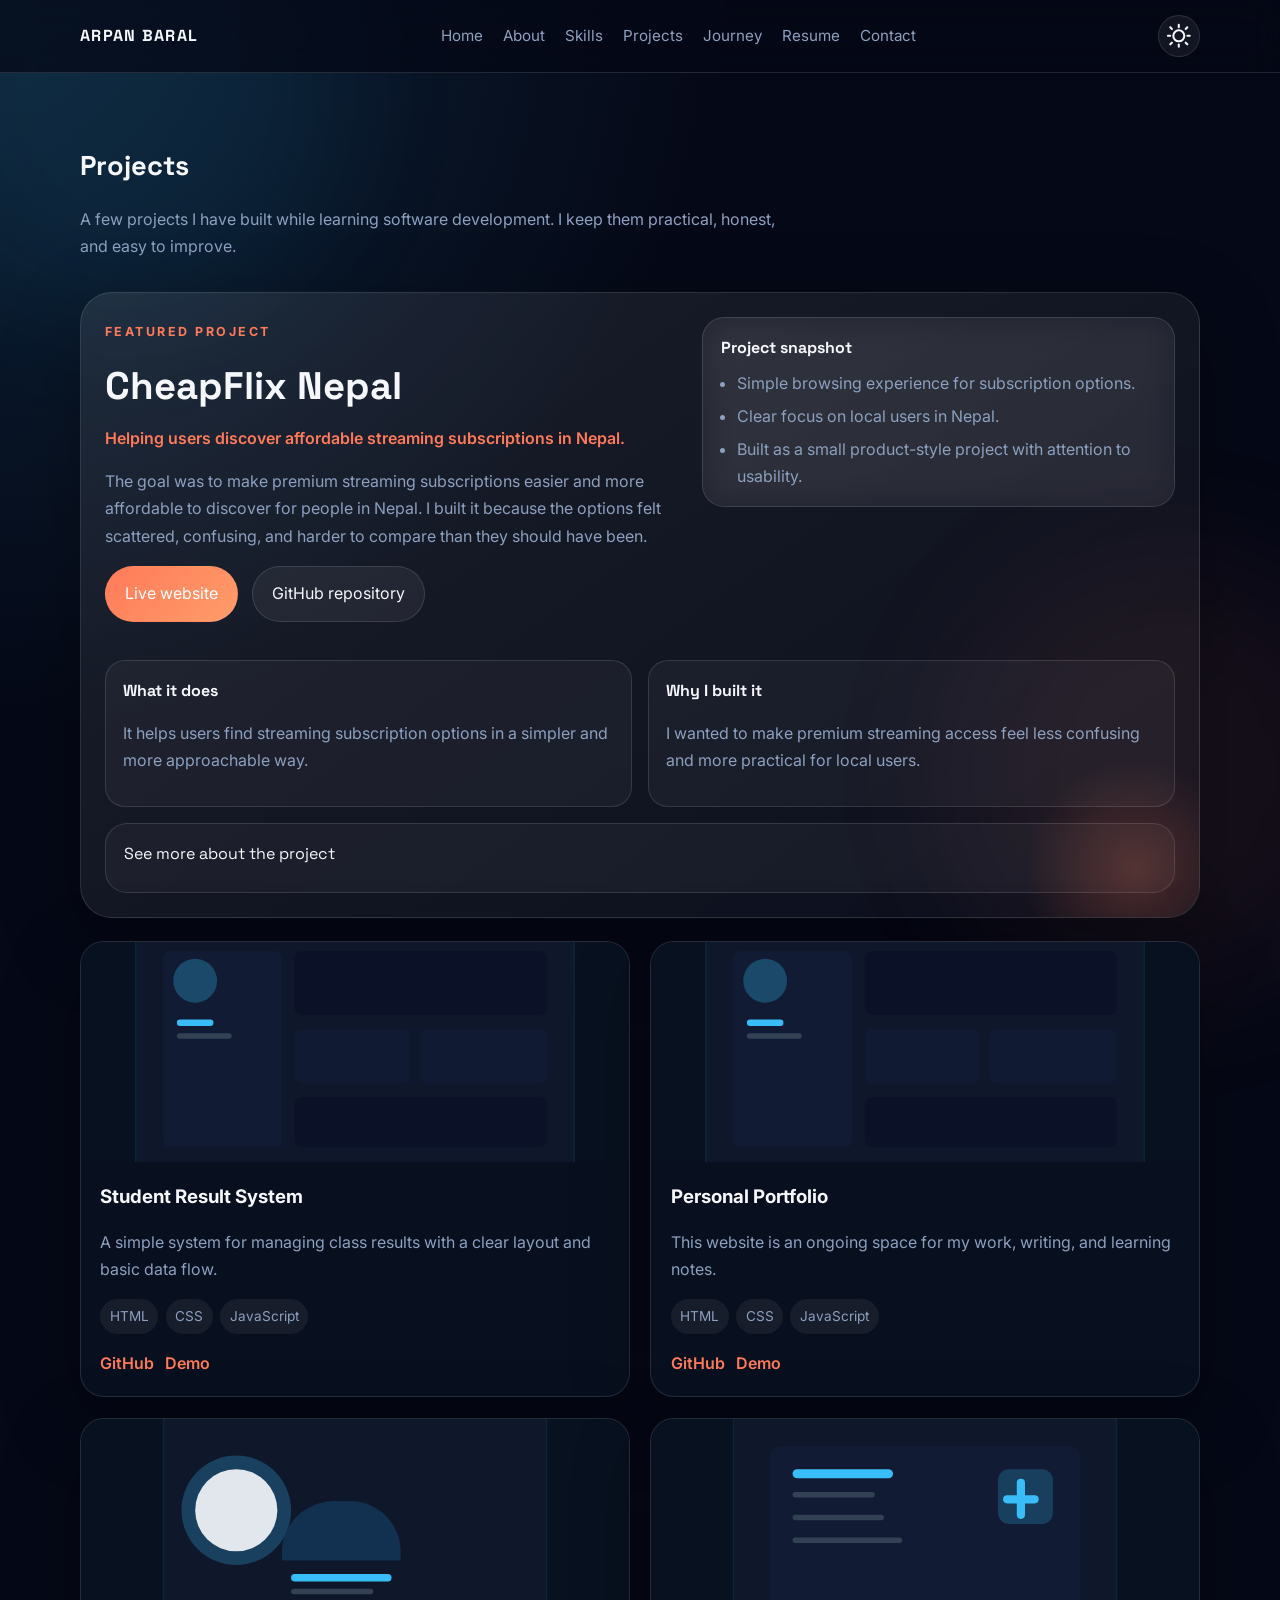
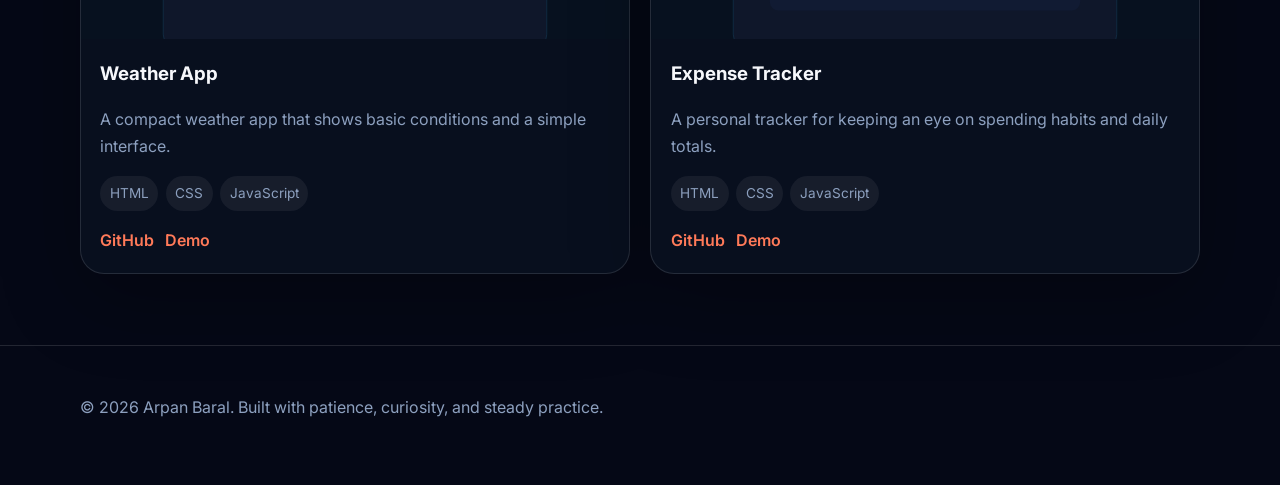
<file: projects.html>
<!DOCTYPE html>
<html lang="en" data-theme="dark">
  <head>
    <meta charset="utf-8" />
    <meta name="viewport" content="width=device-width, initial-scale=1" />
    <meta name="description" content="Projects by Arpan Baral, including CheapFlix Nepal and other growing web development work." />
    <meta name="theme-color" content="#050816" />
    <title>Projects | Arpan Baral</title>
    <link rel="preconnect" href="https://fonts.googleapis.com" />
    <link rel="preconnect" href="https://fonts.gstatic.com" crossorigin />
    <link href="https://fonts.googleapis.com/css2?family=Inter:wght@400;500;600;700;800&family=Space+Grotesk:wght@500;700&display=swap" rel="stylesheet" />
    <link rel="stylesheet" href="assets/css/fontawesome-all.min.css" />
    <link rel="stylesheet" href="assets/css/portfolio.css" />
  </head>
  <body>
    <a class="skip-link" href="#main">Skip to content</a>
    <div class="scroll-progress" aria-hidden="true"></div>

    <header class="site-header">
      <div class="container nav-shell">
        <a class="brand" href="index.html">Arpan Baral</a>
        <nav class="site-nav" id="site-nav" aria-label="Primary navigation">
          <a href="index.html#top">Home</a>
          <a href="index.html#about">About</a>
          <a href="index.html#skills">Skills</a>
          <a href="projects.html">Projects</a>
          <a href="index.html#journey">Journey</a>
          <a href="assets/files/resume.txt" download="Arpan-Baral-Resume.txt">Resume</a>
          <a href="index.html#contact">Contact</a>
        </nav>
        <div class="header-actions">
          <button class="theme-toggle" id="theme-toggle" type="button" aria-label="Switch theme">
            <i class="fa-solid fa-moon"></i>
          </button>
          <button class="nav-toggle" id="nav-toggle" type="button" aria-expanded="false" aria-controls="site-nav" aria-label="Toggle navigation">
            <i class="fa-solid fa-bars"></i>
          </button>
        </div>
      </div>
    </header>

    <main id="main">
      <section class="section">
        <div class="container">
          <h1 class="section-title reveal">Projects</h1>
          <p class="section-intro reveal">A few projects I have built while learning software development. I keep them practical, honest, and easy to improve.</p>

          <article class="project-showcase reveal" id="cheapflix-project" aria-labelledby="cheapflix-title">
            <div class="showcase-hero">
              <div class="showcase-copy">
                <span class="showcase-kicker">Featured project</span>
                <h2 class="showcase-title" id="cheapflix-title">CheapFlix Nepal</h2>
                <p class="showcase-tagline">Helping users discover affordable streaming subscriptions in Nepal.</p>
                <p class="showcase-summary">The goal was to make premium streaming subscriptions easier and more affordable to discover for people in Nepal. I built it because the options felt scattered, confusing, and harder to compare than they should have been.</p>
                <div class="hero-actions">
                  <a class="button primary" href="https://cheapflixnepal.live/" target="_blank" rel="noreferrer">Live website</a>
                  <a class="button secondary" href="https://github.com/arpan085/CheapFlixNepaloriginal" target="_blank" rel="noreferrer">GitHub repository</a>
                </div>
              </div>
              <div class="showcase-panel">
                <h4>Project snapshot</h4>
                <ul>
                  <li>Simple browsing experience for subscription options.</li>
                  <li>Clear focus on local users in Nepal.</li>
                  <li>Built as a small product-style project with attention to usability.</li>
                </ul>
              </div>
            </div>

            <div class="showcase-grid compact-grid">
              <div class="showcase-card">
                <h4>What it does</h4>
                <p>It helps users find streaming subscription options in a simpler and more approachable way.</p>
              </div>
              <div class="showcase-card">
                <h4>Why I built it</h4>
                <p>I wanted to make premium streaming access feel less confusing and more practical for local users.</p>
              </div>
            </div>

            <details class="case-study" id="cheapflix-case-study">
              <summary>See more about the project</summary>
              <div class="case-study-body">
                <p>The main goal was to make premium streaming subscriptions easier and more affordable to discover for users in Nepal.</p>
                <p>I built it because the options were scattered and hard to compare, especially for people who wanted something simple and trustworthy.</p>
                <p>Along the way, I worked on the layout, user flow, and responsive design so the site would feel clear on both mobile and desktop.</p>
                <p>I also learned that good frontend work is often about making fewer choices feel clearer rather than adding more features.</p>
              </div>
            </details>
          </article>

          <div class="project-grid" id="projects-grid"></div>
        </div>
      </section>
    </main>

    <footer class="footer">
      <div class="container">
        <p>© <span id="year"></span> Arpan Baral. Built with patience, curiosity, and steady practice.</p>
      </div>
    </footer>

    <script src="assets/js/content.js"></script>
    <script src="assets/js/portfolio.js"></script>
  </body>
</html>
</file>
<file: assets/css/portfolio.css>
:root {
  color-scheme: dark;
  --bg: #050816;
  --bg-elevated: rgba(10, 18, 34, 0.78);
  --surface: rgba(255, 255, 255, 0.06);
  --surface-strong: rgba(255, 255, 255, 0.1);
  --text: #f6f7fb;
  --muted: #8da0bf;
  --accent: #ff7a59;
  --accent-strong: #ff9d6a;
  --border: rgba(255, 255, 255, 0.12);
  --shadow: 0 24px 80px rgba(0, 0, 0, 0.28);
  --radius: 24px;
  --max-width: 1120px;
}

:root[data-theme='light'] {
  color-scheme: light;
  --bg: #f4f7fb;
  --bg-elevated: rgba(255, 255, 255, 0.9);
  --surface: rgba(6, 20, 48, 0.05);
  --surface-strong: rgba(6, 20, 48, 0.08);
  --text: #07111f;
  --muted: #4c5b74;
  --accent: #d9653d;
  --accent-strong: #f28d62;
  --border: rgba(7, 17, 31, 0.12);
  --shadow: 0 20px 70px rgba(217, 101, 61, 0.16);
}

* { box-sizing: border-box; }
html { scroll-behavior: smooth; }
body {
  margin: 0;
  font-family: 'Inter', system-ui, -apple-system, BlinkMacSystemFont, 'Segoe UI', sans-serif;
  background: radial-gradient(circle at top left, rgba(56, 189, 248, 0.16), transparent 30%), var(--bg);
  color: var(--text);
  line-height: 1.7;
  -webkit-font-smoothing: antialiased;
  overflow-x: hidden;
  position: relative;
}
body::before,
body::after {
  content: '';
  position: fixed;
  width: 28rem;
  height: 28rem;
  border-radius: 50%;
  filter: blur(70px);
  opacity: 0.35;
  pointer-events: none;
  z-index: 0;
  animation: driftOrb 16s ease-in-out infinite alternate;
}
body::before {
  top: -8rem;
  left: -6rem;
  background: rgba(56, 189, 248, 0.18);
}
body::after {
  right: -7rem;
  bottom: -6rem;
  background: rgba(255, 122, 89, 0.2);
  animation-duration: 18s;
}
a { color: inherit; text-decoration: none; }
img { display: block; max-width: 100%; }
button, input, textarea { font: inherit; }

.cursor-glow {
  position: fixed;
  left: 0;
  top: 0;
  width: 320px;
  height: 320px;
  border-radius: 50%;
  pointer-events: none;
  z-index: 0;
  background: radial-gradient(circle, rgba(255, 122, 89, 0.22) 0%, rgba(56, 189, 248, 0.14) 35%, transparent 72%);
  filter: blur(24px);
  opacity: 0;
  transform: translate(-50%, -50%);
  transition: opacity 180ms ease, transform 220ms ease;
}
.cursor-glow.is-visible { opacity: 1; }
.cursor-glow.is-pressing { transform: translate(-50%, -50%) scale(0.92); }

.skip-link {
  position: absolute;
  left: -999px;
  top: 0;
  background: var(--accent);
  color: white;
  padding: 0.8rem 1rem;
  z-index: 1000;
}
.skip-link:focus { left: 1rem; top: 1rem; }

.container {
  width: min(var(--max-width), calc(100% - 2rem));
  margin: 0 auto;
}
.section {
  padding: 4.4rem 0;
  position: relative;
}
header, main, footer {
  position: relative;
  z-index: 1;
}
.section-title {
  font-family: 'Space Grotesk', sans-serif;
  font-size: clamp(1.7rem, 2vw, 2.3rem);
  margin: 0 0 0.75rem;
}
.section-intro {
  color: var(--muted);
  max-width: 700px;
  margin-bottom: 2rem;
}

.site-header {
  position: sticky;
  top: 0;
  z-index: 50;
  backdrop-filter: blur(16px);
  background: rgba(5, 8, 22, 0.72);
  border-bottom: 1px solid var(--border);
}
:root[data-theme='light'] .site-header { background: rgba(245, 248, 255, 0.8); }
.nav-shell {
  display: flex;
  align-items: center;
  justify-content: space-between;
  min-height: 72px;
  gap: 1rem;
}
.brand {
  font-family: 'Space Grotesk', sans-serif;
  font-weight: 700;
  letter-spacing: 0.08em;
  text-transform: uppercase;
  color: var(--text);
}
.site-nav {
  display: flex;
  align-items: center;
  gap: 1.25rem;
}
.site-nav a {
  color: var(--muted);
  font-size: 0.95rem;
  transition: color 200ms ease;
}
.site-nav a:hover,
.site-nav a:focus-visible {
  color: var(--text);
}
.header-actions { display: flex; align-items: center; gap: 0.75rem; }
.icon-button,
.theme-toggle,
.nav-toggle {
  display: inline-flex;
  align-items: center;
  justify-content: center;
  width: 2.6rem;
  height: 2.6rem;
  border-radius: 999px;
  border: 1px solid var(--border);
  background: var(--surface);
  color: var(--text);
  cursor: pointer;
}
.icon-button:hover,
.theme-toggle:hover,
.nav-toggle:hover,
.icon-button:focus-visible,
.theme-toggle:focus-visible,
.nav-toggle:focus-visible {
  background: var(--surface-strong);
  outline: none;
}
.nav-toggle { display: none; }

.hero {
  padding-top: 3.4rem;
}
.hero-grid {
  display: grid;
  grid-template-columns: 1.15fr 0.85fr;
  gap: 2.2rem;
  align-items: center;
}
.hero-copy .eyebrow {
  display: inline-flex;
  align-items: center;
  gap: 0.6rem;
  color: var(--accent);
  font-size: 0.8rem;
  letter-spacing: 0.2em;
  text-transform: uppercase;
  margin-bottom: 1rem;
  font-weight: 700;
}
.eyebrow-icon {
  display: inline-flex;
  align-items: center;
  justify-content: center;
  width: 1.2rem;
  height: 1.2rem;
}
.eyebrow-icon svg {
  width: 18px;
  height: 18px;
  stroke: currentColor;
}
.hero h1 {
  font-family: 'Space Grotesk', sans-serif;
  font-size: clamp(2.3rem, 4.6vw, 3.8rem);
  line-height: 1.02;
  margin: 0 0 1rem;
  letter-spacing: -0.03em;
  font-weight: 700;
}
.hero .name {
  color: var(--accent);
}
.hero .intro {
  font-size: 1.02rem;
  color: var(--muted);
  max-width: 680px;
  margin-bottom: 1.1rem;
}
.hero .hero-meta {
  color: var(--muted);
  margin: 0 0 1.2rem;
  font-size: 0.98rem;
}
.hero-actions {
  display: flex;
  flex-wrap: wrap;
  gap: 0.85rem;
  margin-bottom: 1.15rem;
}
.button {
  display: inline-flex;
  align-items: center;
  justify-content: center;
  gap: 0.55rem;
  border-radius: 999px;
  padding: 0.85rem 1.2rem;
  border: 1px solid transparent;
  position: relative;
  overflow: hidden;
  isolation: isolate;
  transition: transform 200ms ease, background 200ms ease, box-shadow 220ms ease;
}
.button::before {
  content: '';
  position: absolute;
  inset: 0;
  background: linear-gradient(90deg, transparent, rgba(255,255,255,0.22), transparent);
  transform: translateX(-120%);
  transition: transform 500ms ease;
  z-index: -1;
}
.button:hover,
.button:focus-visible {
  transform: translateY(-2px);
  outline: none;
  box-shadow: 0 14px 36px rgba(0, 0, 0, 0.16);
}
.button:hover::before,
.button:focus-visible::before {
  transform: translateX(120%);
}
.button.primary {
  background: linear-gradient(135deg, var(--accent), var(--accent-strong));
  color: white;
}
.button.secondary {
  background: var(--surface);
  color: var(--text);
  border-color: var(--border);
}
.hero .social-links {
  display: flex;
  flex-wrap: wrap;
  gap: 0.7rem;
}
.hero .social-links a {
  display: inline-flex;
  align-items: center;
  justify-content: center;
  width: 2.7rem;
  height: 2.7rem;
  border-radius: 50%;
  border: 1px solid var(--border);
  background: var(--surface);
  color: var(--text);
}
.hero .social-links svg {
  width: 18px;
  height: 18px;
  stroke: currentColor;
  fill: none;
}
.hero-card {
  position: relative;
  padding: 1rem;
  border-radius: 28px;
  border: 1px solid var(--border);
  background: linear-gradient(145deg, rgba(255,255,255,0.08), rgba(255,255,255,0.03));
  box-shadow: var(--shadow);
  overflow: hidden;
  min-height: 440px;
  transform-style: preserve-3d;
  will-change: transform;
}
.hero-card::before {
  content: '';
  position: absolute;
  inset: 0.8rem;
  border-radius: 22px;
  border: 1px solid rgba(255,255,255,0.12);
  pointer-events: none;
  animation: softPulse 6s ease-in-out infinite;
}
.hero-accent {
  position: absolute;
  inset: auto -1rem -1rem auto;
  width: 8rem;
  height: 8rem;
  border-radius: 50%;
  background: radial-gradient(circle, var(--accent) 0%, transparent 70%);
  opacity: 0.8;
  filter: blur(4px);
}
.hero-card img {
  position: relative;
  z-index: 1;
  width: 100%;
  height: 100%;
  object-fit: cover;
  border-radius: 22px;
  animation: floatImage 6s ease-in-out infinite;
}
.hero-card-caption {
  position: absolute;
  left: 1.1rem;
  right: 1.1rem;
  bottom: 1.1rem;
  z-index: 2;
  padding: 0.8rem 0.95rem;
  border-radius: 16px;
  background: rgba(5, 8, 22, 0.82);
  border: 1px solid var(--border);
  display: flex;
  flex-direction: column;
  gap: 0.2rem;
}
.hero-card-caption span {
  font-size: 0.78rem;
  letter-spacing: 0.16em;
  text-transform: uppercase;
  color: var(--accent);
}
:root[data-theme='light'] .hero-card-caption { background: rgba(255,255,255,0.86); }

.card-grid,
.timeline,
.project-grid,
.cert-grid,
.blog-grid {
  display: grid;
  gap: 1.3rem;
}
.card-grid { grid-template-columns: repeat(2, minmax(0, 1fr)); }
.card,
.project-card,
.cert-card,
.blog-card,
.timeline-item,
.skill-card,
.resume-card,
.contact-card {
  background: var(--bg-elevated);
  border: 1px solid var(--border);
  border-radius: var(--radius);
  box-shadow: var(--shadow);
  position: relative;
  overflow: hidden;
  transform: perspective(1000px) rotateX(var(--tilt-x, 0deg)) rotateY(var(--tilt-y, 0deg));
  transition: transform 240ms ease, box-shadow 240ms ease, border-color 240ms ease;
}
.card:hover,
.skill-card:hover,
.timeline-item:hover,
.resume-card:hover,
.contact-card:hover,
.project-card:hover,
.project-card:focus-within,
.cert-card:hover,
.blog-card:hover {
  transform: perspective(1000px) rotateX(var(--tilt-x, 0deg)) rotateY(var(--tilt-y, 0deg)) translateY(-4px);
  border-color: var(--accent);
  box-shadow: 0 24px 70px rgba(0, 0, 0, 0.24);
}
.card,
.skill-card,
.resume-card,
.contact-card {
  padding: 1.35rem;
}
.about-grid {
  display: grid;
  grid-template-columns: 1fr 1fr;
  gap: 1.4rem;
}
.muted { color: var(--muted); }
.timeline { grid-template-columns: repeat(2, minmax(0, 1fr)); }
.timeline-item { padding: 1.25rem 1.3rem; }
.timeline-item .year { color: var(--accent); font-weight: 700; margin-bottom: 0.2rem; }
.timeline-item h3 { margin: 0 0 0.35rem; font-size: 1.05rem; }

.skills-section .skill-grid { display: grid; grid-template-columns: repeat(2, minmax(0, 1fr)); gap: 1rem; }
.skill-card h3 { margin: 0 0 0.4rem; font-size: 1.08rem; }
.skill-meta { display: flex; justify-content: space-between; align-items: center; color: var(--muted); font-size: 0.92rem; margin-bottom: 0.55rem; }
.skill-card p { margin: 0; color: var(--muted); }

.project-preview-wrap {
  margin-top: 1.3rem;
}
.section-subtitle {
  margin-bottom: 0.9rem;
  color: var(--accent);
  font-size: 0.85rem;
  font-weight: 700;
  letter-spacing: 0.18em;
  text-transform: uppercase;
}
.project-grid { grid-template-columns: repeat(2, minmax(0, 1fr)); }
.project-card {
  overflow: hidden;
  transition: transform 220ms ease, border-color 220ms ease, box-shadow 220ms ease;
}
.project-card::after {
  content: '';
  position: absolute;
  inset: auto 0 0 0;
  height: 2px;
  background: linear-gradient(90deg, transparent, var(--accent), transparent);
  transform: scaleX(0);
  transform-origin: left;
  transition: transform 260ms ease;
}
.project-card:hover::after,
.project-card:focus-within::after {
  transform: scaleX(1);
}
.project-card img { width: 100%; height: 220px; object-fit: cover; }
.project-body { padding: 1.2rem; }
.project-card h3 { margin: 0 0 0.45rem; }
.project-card .stack {
  display: flex;
  flex-wrap: wrap;
  gap: 0.45rem;
  margin: 0.8rem 0 0.7rem;
}
.project-card .stack span {
  padding: 0.36rem 0.6rem;
  border-radius: 999px;
  background: var(--surface);
  color: var(--muted);
  font-size: 0.85rem;
}
.project-links { display: flex; flex-wrap: wrap; gap: 0.7rem; margin-top: 1rem; }
.project-links a { color: var(--accent); font-weight: 600; }

.project-showcase {
  position: relative;
  overflow: hidden;
  padding: 1.5rem;
  border-radius: 32px;
  border: 1px solid var(--border);
  background: linear-gradient(145deg, rgba(255,255,255,0.085), rgba(255,255,255,0.03));
  box-shadow: var(--shadow);
  margin-bottom: 1.4rem;
}
.project-showcase::before {
  content: '';
  position: absolute;
  right: -3rem;
  bottom: -4rem;
  width: 14rem;
  height: 14rem;
  border-radius: 50%;
  background: radial-gradient(circle, var(--accent) 0%, transparent 70%);
  opacity: 0.22;
  pointer-events: none;
}
.showcase-hero {
  display: grid;
  grid-template-columns: 1.1fr 0.9fr;
  gap: 1.2rem;
  align-items: start;
  margin-bottom: 1.2rem;
}
.showcase-kicker {
  display: inline-block;
  margin-bottom: 0.7rem;
  color: var(--accent);
  font-size: 0.78rem;
  font-weight: 700;
  letter-spacing: 0.2em;
  text-transform: uppercase;
}
.showcase-title {
  margin: 0 0 0.4rem;
  font-family: 'Space Grotesk', sans-serif;
  font-size: clamp(1.7rem, 3vw, 2.5rem);
}
.showcase-tagline {
  margin: 0 0 0.65rem;
  color: var(--accent);
  font-weight: 600;
}
.showcase-summary,
.showcase-card p,
.showcase-panel li,
.feature-card p,
.timeline-step span,
.stat-card p,
.case-study-body p {
  color: var(--muted);
}
.showcase-panel {
  padding: 1rem 1.1rem;
  border-radius: 22px;
  border: 1px solid var(--border);
  background: rgba(255,255,255,0.05);
  backdrop-filter: blur(16px);
}
.showcase-panel h4,
.showcase-card h4,
.feature-card h4,
.timeline-shell h4,
.case-study summary {
  margin: 0 0 0.55rem;
  font-family: 'Space Grotesk', sans-serif;
}
.showcase-panel ul {
  margin: 0;
  padding-left: 1rem;
  display: grid;
  gap: 0.35rem;
}
.showcase-grid,
.feature-grid,
.stats-grid,
.gallery-grid,
.lessons-grid,
.roadmap-grid {
  display: grid;
  gap: 1rem;
}
.showcase-grid {
  grid-template-columns: repeat(2, minmax(0, 1fr));
  margin-bottom: 1rem;
}
.compact-grid {
  grid-template-columns: repeat(2, minmax(0, 1fr));
}
.showcase-card,
.feature-card,
.stat-card {
  padding: 1rem 1.05rem;
  border-radius: 20px;
  border: 1px solid var(--border);
  background: rgba(255,255,255,0.04);
}
.feature-grid {
  grid-template-columns: repeat(2, minmax(0, 1fr));
  margin-bottom: 1.15rem;
}
.tech-stack {
  display: flex;
  flex-wrap: wrap;
  gap: 0.65rem;
  margin: 0 0 1.2rem;
}
.tech-badge {
  padding: 0.45rem 0.7rem;
  border-radius: 999px;
  border: 1px solid var(--border);
  background: var(--surface);
  color: var(--muted);
  font-size: 0.9rem;
}
.timeline-shell {
  display: none;
}
.stats-grid {
  display: none;
}
.gallery-grid {
  display: none;
}
.gallery-card {
  padding: 0.45rem;
  border-radius: 20px;
  border: 1px solid var(--border);
  background: rgba(255,255,255,0.04);
  cursor: pointer;
  transition: transform 220ms ease, border-color 220ms ease;
}
.gallery-card:hover,
.gallery-card:focus-visible {
  transform: translateY(-3px);
  border-color: var(--accent);
  outline: none;
}
.gallery-card img {
  width: 100%;
  height: 180px;
  object-fit: cover;
  border-radius: 14px;
}
.lessons-grid,
.roadmap-grid {
  grid-template-columns: repeat(2, minmax(0, 1fr));
  margin-bottom: 1.2rem;
}
.case-study {
  padding: 1rem 1.1rem;
  border-radius: 22px;
  border: 1px solid var(--border);
  background: rgba(255,255,255,0.04);
}
.case-study summary {
  cursor: pointer;
  list-style: none;
}
.case-study summary::-webkit-details-marker {
  display: none;
}
.case-study-body {
  display: grid;
  gap: 0.6rem;
  margin-top: 0.85rem;
}
.cheapflix-details {
  display: grid;
  gap: 1rem;
  margin-top: 1rem;
  opacity: 0;
  max-height: 0;
  overflow: hidden;
  transition: max-height 280ms ease, opacity 280ms ease, margin-top 280ms ease;
}
.cheapflix-details.is-open {
  opacity: 1;
  max-height: 380px;
  margin-top: 1rem;
}
.lightbox {
  position: fixed;
  inset: 0;
  z-index: 90;
  display: grid;
  place-items: center;
  padding: 1.2rem;
  background: rgba(2, 6, 23, 0.88);
}
.lightbox[hidden] {
  display: none;
}
.lightbox-inner {
  position: relative;
  width: min(940px, 100%);
}
.lightbox img {
  width: 100%;
  max-height: 80vh;
  object-fit: contain;
  border-radius: 22px;
  border: 1px solid var(--border);
  box-shadow: var(--shadow);
}
.lightbox-close {
  position: absolute;
  top: 0.85rem;
  right: 0.85rem;
  width: 2.5rem;
  height: 2.5rem;
  border-radius: 999px;
  border: 1px solid var(--border);
  background: rgba(5, 8, 22, 0.75);
  color: white;
  cursor: pointer;
}

.learning-list {
  display: grid;
  grid-template-columns: repeat(2, minmax(0, 1fr));
  gap: 0.9rem;
  padding: 0;
  margin: 0;
  list-style: none;
}
.learning-list li {
  padding: 0.9rem 1rem;
  border-radius: 16px;
  border: 1px solid var(--border);
  background: var(--bg-elevated);
  box-shadow: var(--shadow);
}

.cert-grid, .blog-grid { grid-template-columns: repeat(2, minmax(0, 1fr)); }
.cert-card, .blog-card { padding: 1.25rem; }
.cert-card h3, .blog-card h3 { margin: 0 0 0.35rem; }
.cert-card a, .blog-card a { color: var(--accent); font-weight: 600; }

.resume-card { display: grid; grid-template-columns: 1fr auto; gap: 1.2rem; align-items: center; }
.resume-card ul { margin: 0.8rem 0 0; padding-left: 1rem; color: var(--muted); }

.contact-grid { display: grid; grid-template-columns: 1fr 1fr; gap: 1.2rem; }
.contact-card form { display: grid; gap: 0.9rem; }
label { display: grid; gap: 0.35rem; color: var(--muted); font-size: 0.95rem; }
input, textarea {
  width: 100%;
  border: 1px solid var(--border);
  background: var(--surface);
  color: var(--text);
  border-radius: 14px;
  padding: 0.8rem 0.95rem;
}
textarea { min-height: 116px; resize: vertical; }
input:focus, textarea:focus { outline: 2px solid rgba(56, 189, 248, 0.3); outline-offset: 1px; }
.contact-links { display: grid; gap: 0.7rem; margin-top: 1rem; }
.contact-links a { color: var(--accent); }

.footer {
  padding: 2rem 0 3rem;
  border-top: 1px solid var(--border);
  color: var(--muted);
}
.footer .container { display: flex; justify-content: space-between; align-items: center; gap: 1rem; }
.scroll-progress {
  position: fixed;
  inset: 0 0 auto 0;
  height: 3px;
  background: linear-gradient(90deg, var(--accent), var(--accent-strong));
  transform-origin: left;
  transform: scaleX(0);
  z-index: 100;
}

.reveal {
  opacity: 0;
  transform: translateY(18px);
  filter: blur(4px);
  transition: opacity 600ms ease, transform 600ms ease, filter 600ms ease;
}
.reveal.is-visible {
  opacity: 1;
  transform: translateY(0);
  filter: blur(0);
}

@keyframes driftOrb {
  0% { transform: translate3d(0, 0, 0) scale(1); }
  100% { transform: translate3d(36px, -24px, 0) scale(1.08); }
}
@keyframes softPulse {
  0%, 100% { transform: scale(1); opacity: 0.8; }
  50% { transform: scale(1.01); opacity: 1; }
}
@keyframes floatImage {
  0%, 100% { transform: translateY(0); }
  50% { transform: translateY(-8px); }
}

@media (max-width: 900px) {
  .hero-grid, .about-grid, .contact-grid, .resume-card { grid-template-columns: 1fr; }
  .card-grid, .timeline, .project-grid, .cert-grid, .blog-grid, .skill-grid, .learning-list { grid-template-columns: 1fr; }
  .site-nav { display: none; }
  .nav-toggle { display: inline-flex; }
  .site-nav.is-open { display: flex; flex-direction: column; position: absolute; top: 72px; left: 1rem; right: 1rem; background: var(--bg-elevated); padding: 1rem; border-radius: 18px; border: 1px solid var(--border); }
  .header-actions { margin-left: auto; }
}

@media (max-width: 640px) {
  .section { padding: 4.4rem 0; }
  .hero { padding-top: 3rem; }
  .hero h1 { font-size: 2.4rem; }
  .footer .container { flex-direction: column; align-items: flex-start; }
}

@media (prefers-reduced-motion: reduce) {
  html { scroll-behavior: auto; }
  *, *::before, *::after { animation-duration: 0.01ms !important; animation-iteration-count: 1 !important; transition-duration: 0.01ms !important; }
  .reveal { opacity: 1; transform: none; }
}
</file>
